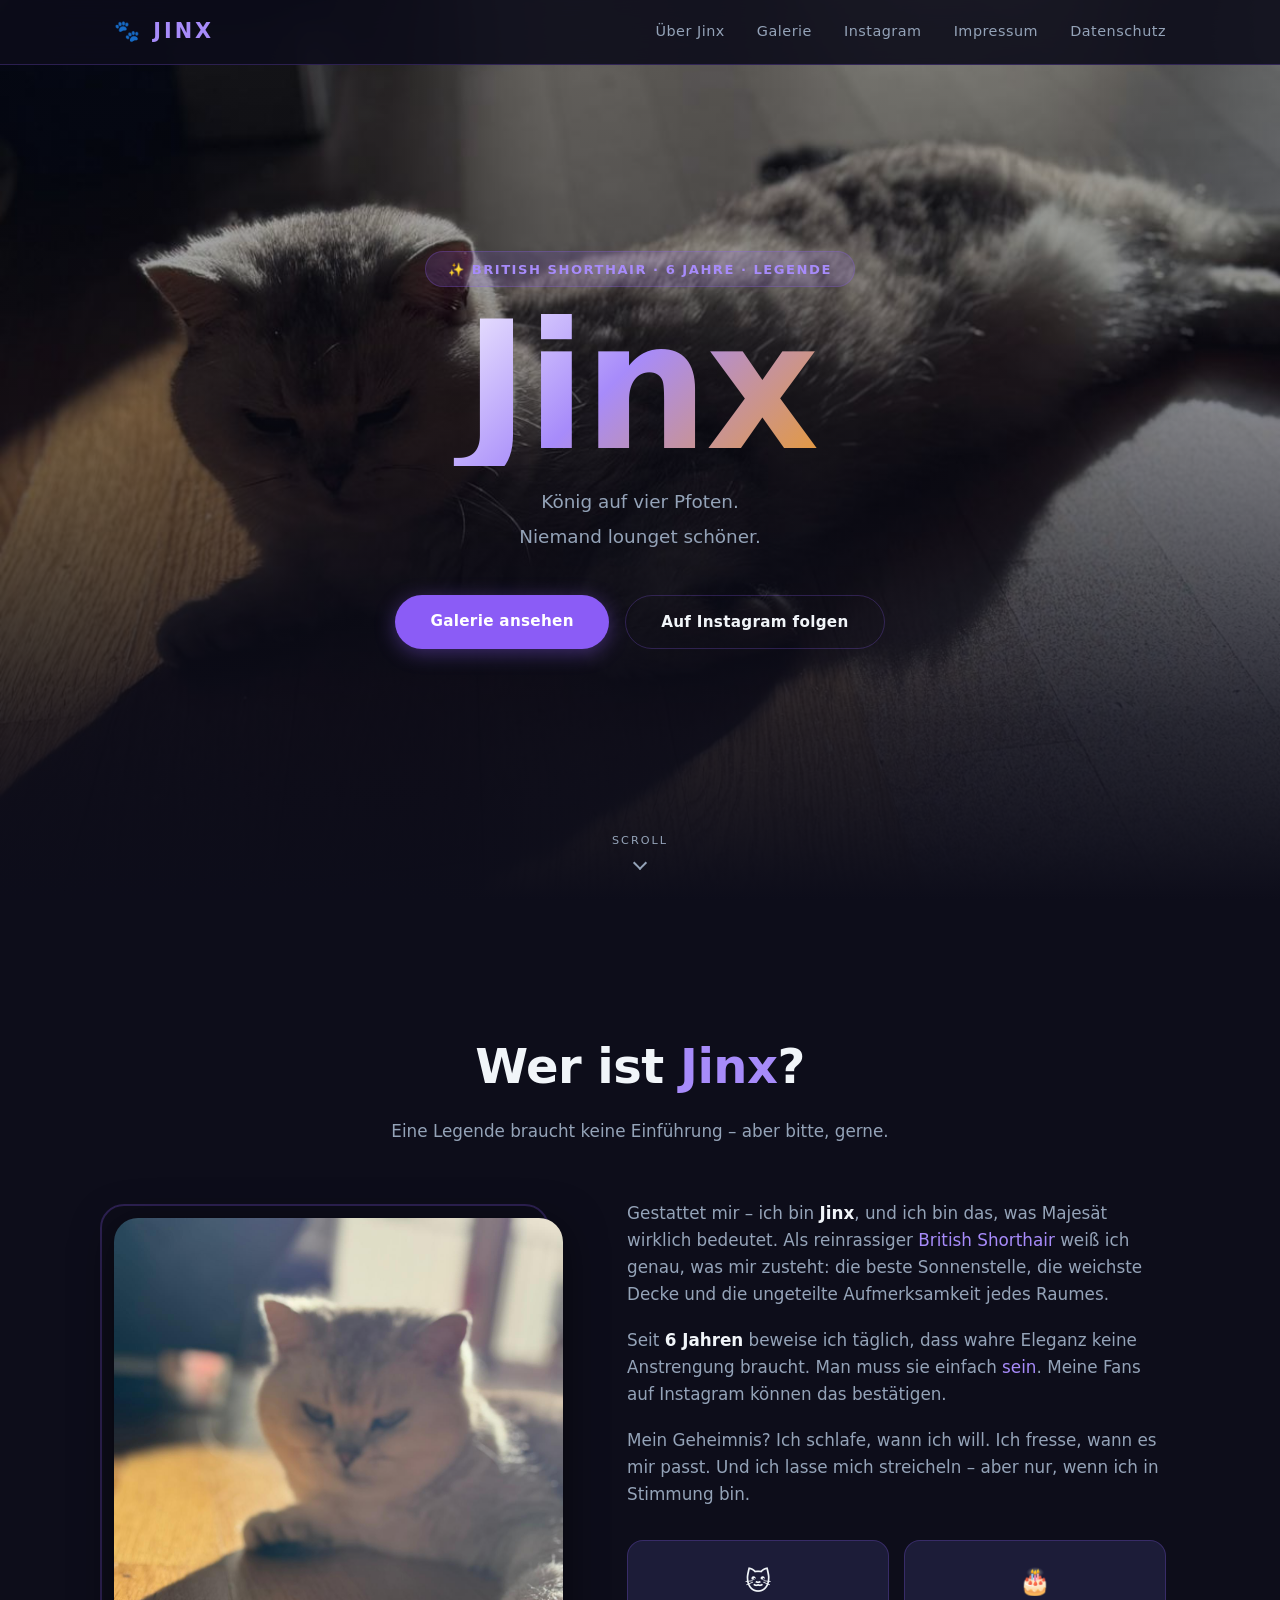
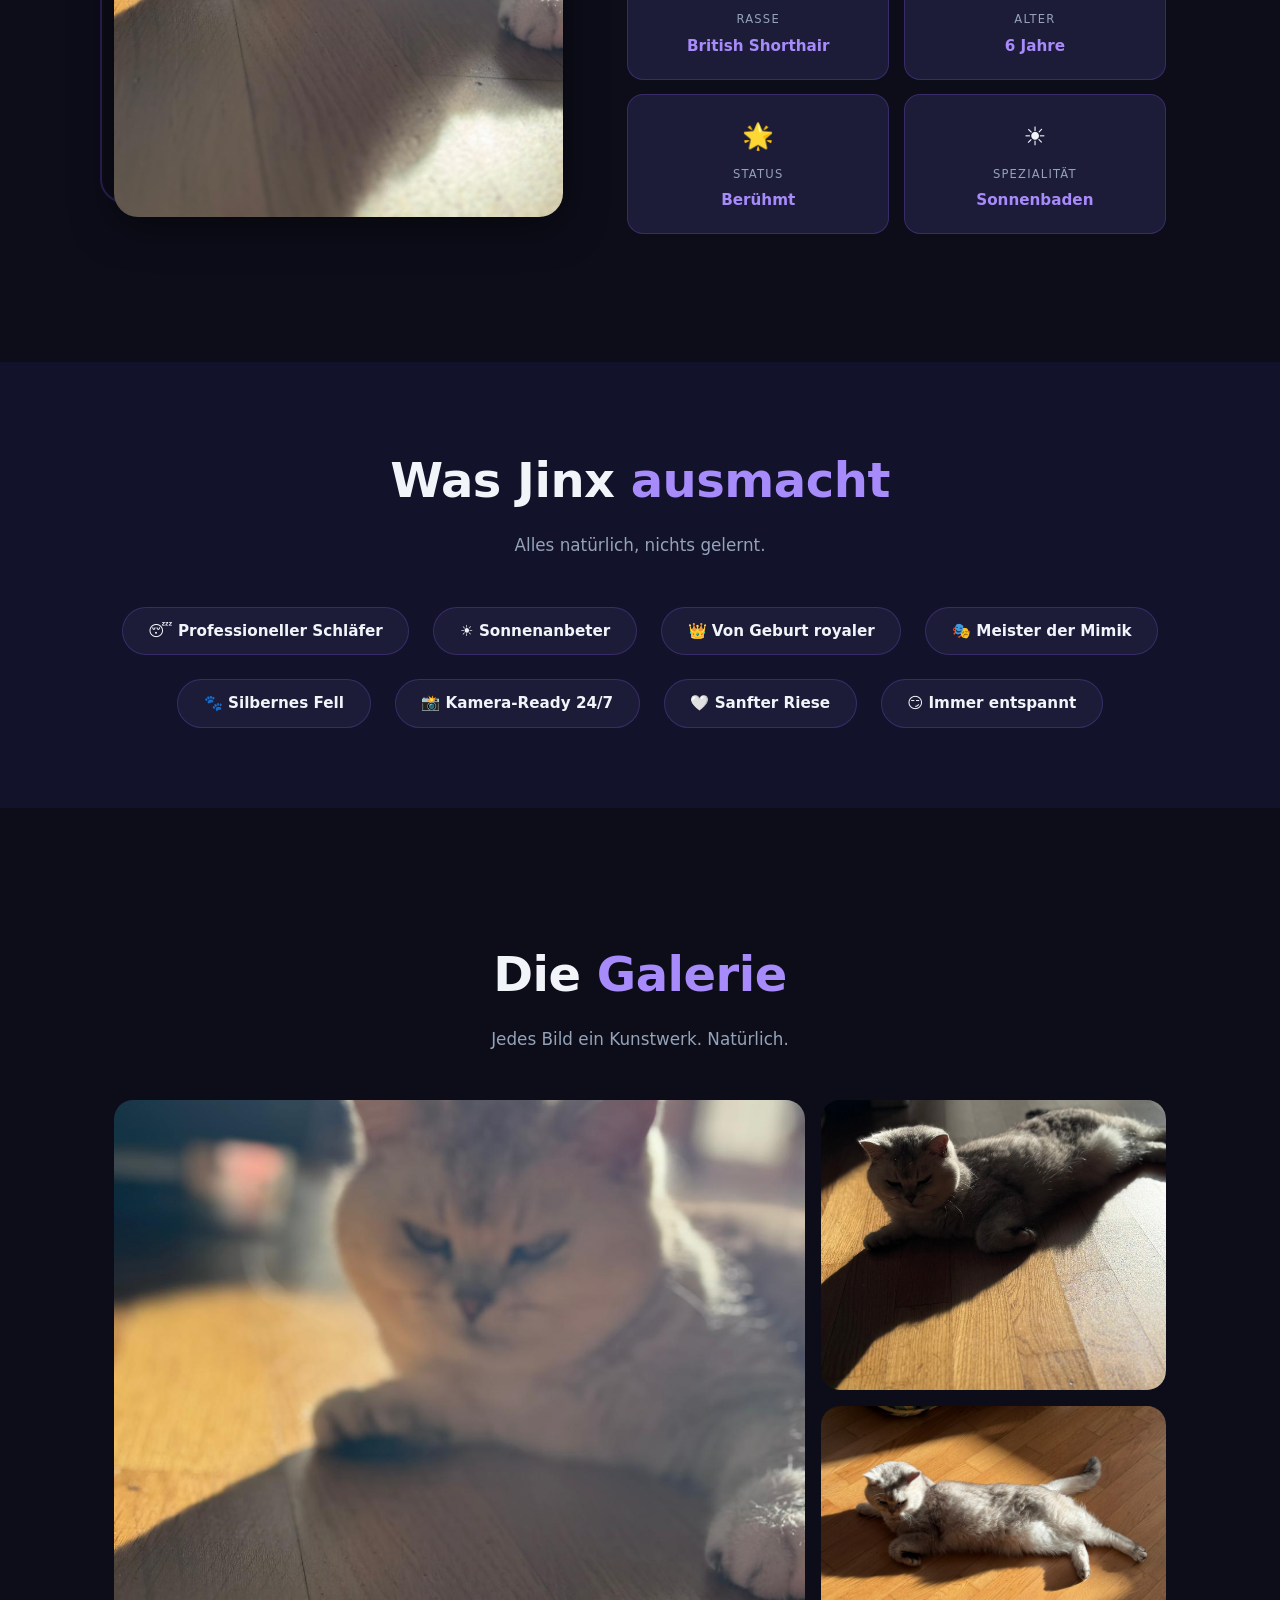
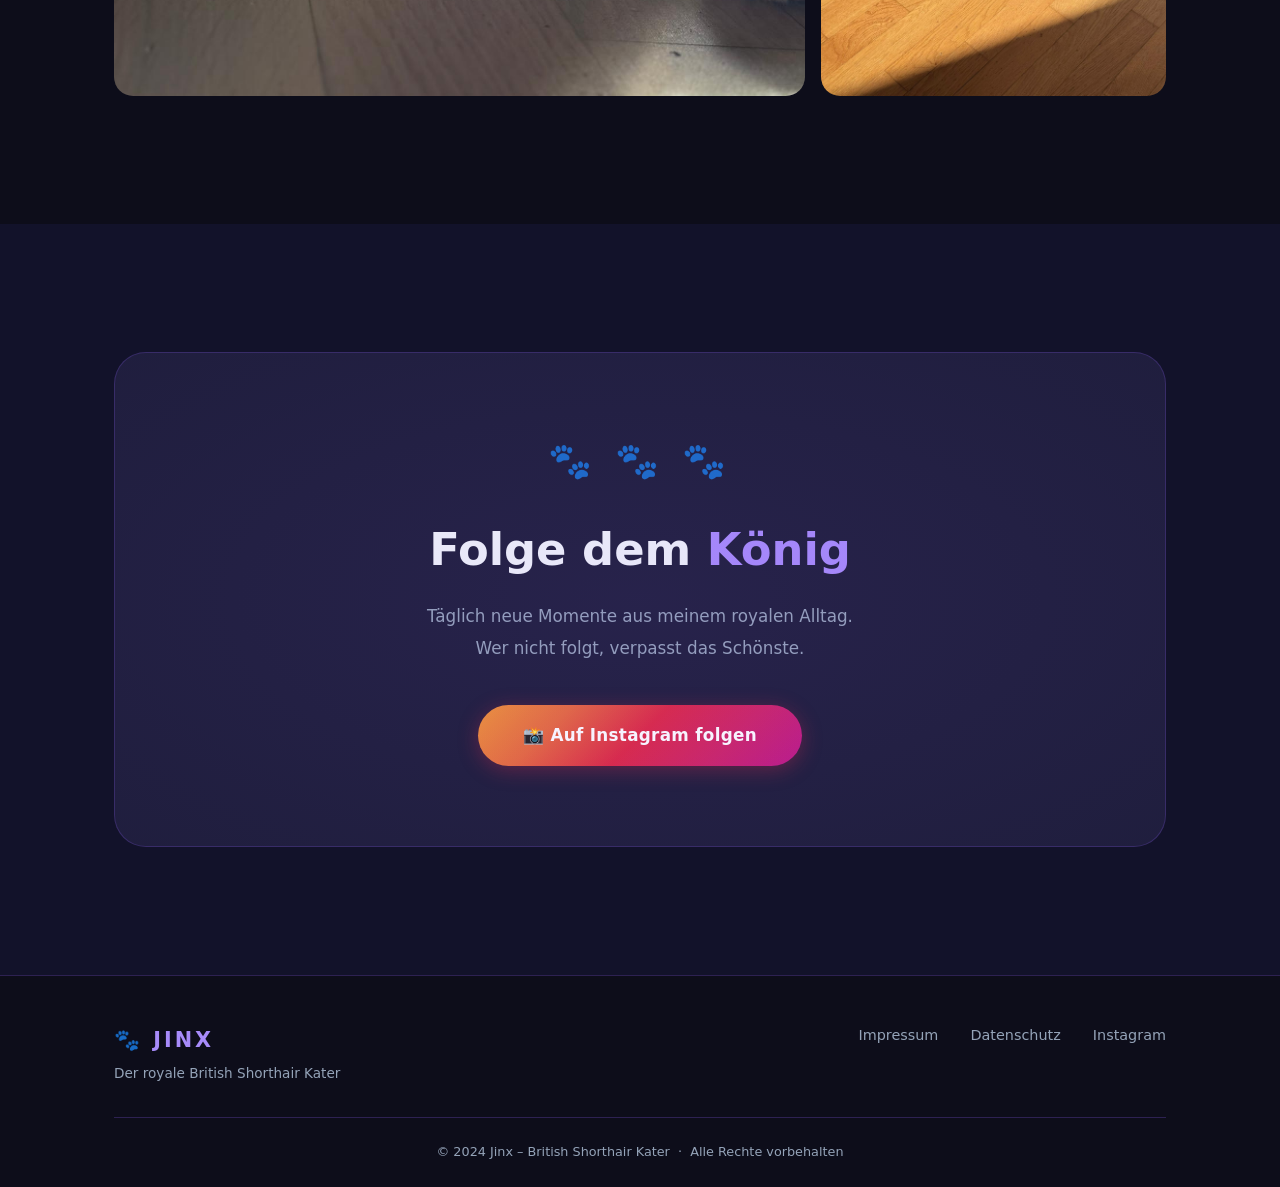
<file: jinx test/index.html>
<!DOCTYPE html>
<html lang="de">
<head>
  <meta charset="UTF-8">
  <meta name="viewport" content="width=device-width, initial-scale=1.0">
  <meta name="description" content="Jinx – der berühmte British Shorthair Kater. 6 Jahre alt, steingrau und royaler als die meisten Menschen. Entdecke seinen majestätischen Alltag.">
  <meta name="keywords" content="Jinx Katze, British Shorthair, Kater, Instagram Katze, Katzenblog, British Shorthair Deutschland">
  <meta name="robots" content="index, follow">
  <meta name="author" content="Jinx – British Shorthair">

  <!-- Open Graph / Instagram Preview -->
  <meta property="og:type" content="website">
  <meta property="og:title" content="Jinx – Der Royale British Shorthair Kater">
  <meta property="og:description" content="Willkommen in der Welt von Jinx. British Shorthair, 6 Jahre, berühmt – und er weiß es.">
  <meta property="og:image" content="2.jpg">
  <meta property="og:locale" content="de_DE">

  <title>Jinx – Der Royale British Shorthair Kater</title>
  <link rel="stylesheet" href="style.css">
</head>
<body>

  <!-- NAVIGATION -->
  <nav class="navbar">
    <div class="nav-container">
      <a href="index.html" class="nav-logo">🐾 Jinx</a>
      <div class="nav-links" id="navLinks">
        <a href="#about">Über Jinx</a>
        <a href="#gallery">Galerie</a>
        <a href="#instagram">Instagram</a>
        <a href="impressum.html">Impressum</a>
        <a href="datenschutz.html">Datenschutz</a>
      </div>
      <button class="nav-toggle" id="navToggle" aria-label="Menü öffnen/schließen">
        <span></span>
        <span></span>
        <span></span>
      </button>
    </div>
  </nav>

  <!-- HERO -->
  <section id="hero">
    <div class="hero-bg">
      <img src="2.jpg" alt="Jinx der British Shorthair Kater liegt entspannt im Sonnenlicht" class="hero-img">
      <div class="hero-overlay"></div>
    </div>
    <div class="hero-content">
      <div class="hero-badge">✨ British Shorthair · 6 Jahre · Legende</div>
      <h1 class="hero-title">Jinx</h1>
      <p class="hero-subtitle">
        König auf vier Pfoten.<br>Niemand lounget schöner.
      </p>
      <div class="hero-buttons">
        <a href="#gallery" class="btn btn-primary">Galerie ansehen</a>
        <a href="#instagram" class="btn btn-secondary">Auf Instagram folgen</a>
      </div>
    </div>
    <div class="hero-scroll">
      <span>Scroll</span>
      <div class="scroll-arrow"></div>
    </div>
  </section>

  <!-- ABOUT -->
  <section id="about">
    <div class="container">
      <h2 class="section-title fade-in">Wer ist <span class="accent">Jinx</span>?</h2>
      <p class="section-subtitle fade-in">Eine Legende braucht keine Einführung – aber bitte, gerne.</p>
      <div class="about-grid">
        <div class="about-photo fade-in">
          <img src="1.jpg" alt="Jinx British Shorthair Kater – Nahaufnahme, döst auf dem Tisch" loading="lazy">
          <div class="about-photo-deco"></div>
        </div>
        <div class="about-content fade-in">
          <p class="about-text">
            Gestattet mir – ich bin <strong>Jinx</strong>, und ich bin das, was Majesät wirklich
            bedeutet. Als reinrassiger <em>British Shorthair</em> weiß ich genau, was mir zusteht:
            die beste Sonnenstelle, die weichste Decke und die ungeteilte Aufmerksamkeit jedes Raumes.
          </p>
          <p class="about-text">
            Seit <strong>6 Jahren</strong> beweise ich täglich, dass wahre Eleganz keine Anstrengung
            braucht. Man muss sie einfach <em>sein</em>. Meine Fans auf Instagram können das bestätigen.
          </p>
          <p class="about-text">
            Mein Geheimnis? Ich schlafe, wann ich will. Ich fresse, wann es mir passt. Und ich lasse
            mich streicheln – aber nur, wenn ich in Stimmung bin.
          </p>
          <div class="stats-grid">
            <div class="stat-card">
              <div class="stat-icon">🐱</div>
              <div class="stat-label">Rasse</div>
              <div class="stat-value">British Shorthair</div>
            </div>
            <div class="stat-card">
              <div class="stat-icon">🎂</div>
              <div class="stat-label">Alter</div>
              <div class="stat-value">6 Jahre</div>
            </div>
            <div class="stat-card">
              <div class="stat-icon">🌟</div>
              <div class="stat-label">Status</div>
              <div class="stat-value">Berühmt</div>
            </div>
            <div class="stat-card">
              <div class="stat-icon">☀️</div>
              <div class="stat-label">Spezialität</div>
              <div class="stat-value">Sonnenbaden</div>
            </div>
          </div>
        </div>
      </div>
    </div>
  </section>

  <!-- PERSONALITY TRAITS -->
  <section id="personality">
    <div class="container">
      <div class="personality-inner">
        <h2 class="section-title fade-in">Was Jinx <span class="accent">ausmacht</span></h2>
        <p class="section-subtitle fade-in">Alles natürlich, nichts gelernt.</p>
      </div>
      <div class="trait-list fade-in">
        <div class="trait">😴 Professioneller Schläfer</div>
        <div class="trait">☀️ Sonnenanbeter</div>
        <div class="trait">👑 Von Geburt royaler</div>
        <div class="trait">🎭 Meister der Mimik</div>
        <div class="trait">🐾 Silbernes Fell</div>
        <div class="trait">📸 Kamera-Ready 24/7</div>
        <div class="trait">🤍 Sanfter Riese</div>
        <div class="trait">😏 Immer entspannt</div>
      </div>
    </div>
  </section>

  <!-- GALLERY -->
  <section id="gallery">
    <div class="container">
      <h2 class="section-title fade-in">Die <span class="accent">Galerie</span></h2>
      <p class="section-subtitle fade-in">Jedes Bild ein Kunstwerk. Natürlich.</p>
      <div class="gallery-grid fade-in">
        <div class="gallery-item gallery-item--featured">
          <img src="1.jpg" alt="Jinx British Shorthair döst auf dem Tisch" loading="lazy">
          <div class="gallery-overlay"><p>The Thinker</p></div>
        </div>
        <div class="gallery-item">
          <img src="2.jpg" alt="Jinx liegt entspannt auf dem Boden im warmen Sonnenlicht" loading="lazy">
          <div class="gallery-overlay"><p>Sun God Mode</p></div>
        </div>
        <div class="gallery-item">
          <img src="3.jpg" alt="Jinx streckt sich vollständig auf dem Boden aus" loading="lazy">
          <div class="gallery-overlay"><p>Maximum Lounge</p></div>
        </div>
      </div>
    </div>
  </section>

  <!-- INSTAGRAM CTA -->
  <section id="instagram">
    <div class="container">
      <div class="instagram-card fade-in">
        <span class="instagram-paws">🐾 🐾 🐾</span>
        <h2>Folge dem <span class="accent">König</span></h2>
        <p>
          Täglich neue Momente aus meinem royalen Alltag.<br>
          Wer nicht folgt, verpasst das Schönste.
        </p>
        <!-- Instagram-Link hier anpassen: href="https://www.instagram.com/DEIN_USERNAME" -->
        <a href="https://www.instagram.com" target="_blank" rel="noopener noreferrer" class="btn btn-instagram">
          📸 Auf Instagram folgen
        </a>
      </div>
    </div>
  </section>

  <!-- FOOTER -->
  <footer>
    <div class="container">
      <div class="footer-content">
        <div class="footer-brand">
          <span class="footer-logo">🐾 Jinx</span>
          <p>Der royale British Shorthair Kater</p>
        </div>
        <div class="footer-links">
          <a href="impressum.html">Impressum</a>
          <a href="datenschutz.html">Datenschutz</a>
          <!-- Instagram-Link hier anpassen -->
          <a href="https://www.instagram.com" target="_blank" rel="noopener noreferrer">Instagram</a>
        </div>
      </div>
      <div class="footer-bottom">
        <p>© 2024 Jinx – British Shorthair Kater &nbsp;·&nbsp; Alle Rechte vorbehalten</p>
      </div>
    </div>
  </footer>

  <script>
    // Mobile Menu Toggle
    const toggle = document.getElementById('navToggle');
    const links = document.getElementById('navLinks');
    toggle.addEventListener('click', () => {
      links.classList.toggle('active');
      toggle.classList.toggle('active');
    });
    links.querySelectorAll('a').forEach(a => {
      a.addEventListener('click', () => {
        links.classList.remove('active');
        toggle.classList.remove('active');
      });
    });

    // Fade-in on scroll
    const observer = new IntersectionObserver((entries) => {
      entries.forEach(entry => {
        if (entry.isIntersecting) {
          entry.target.classList.add('visible');
          observer.unobserve(entry.target);
        }
      });
    }, { threshold: 0.12 });

    document.querySelectorAll('.fade-in').forEach(el => observer.observe(el));
  </script>
</body>
</html>
</file>
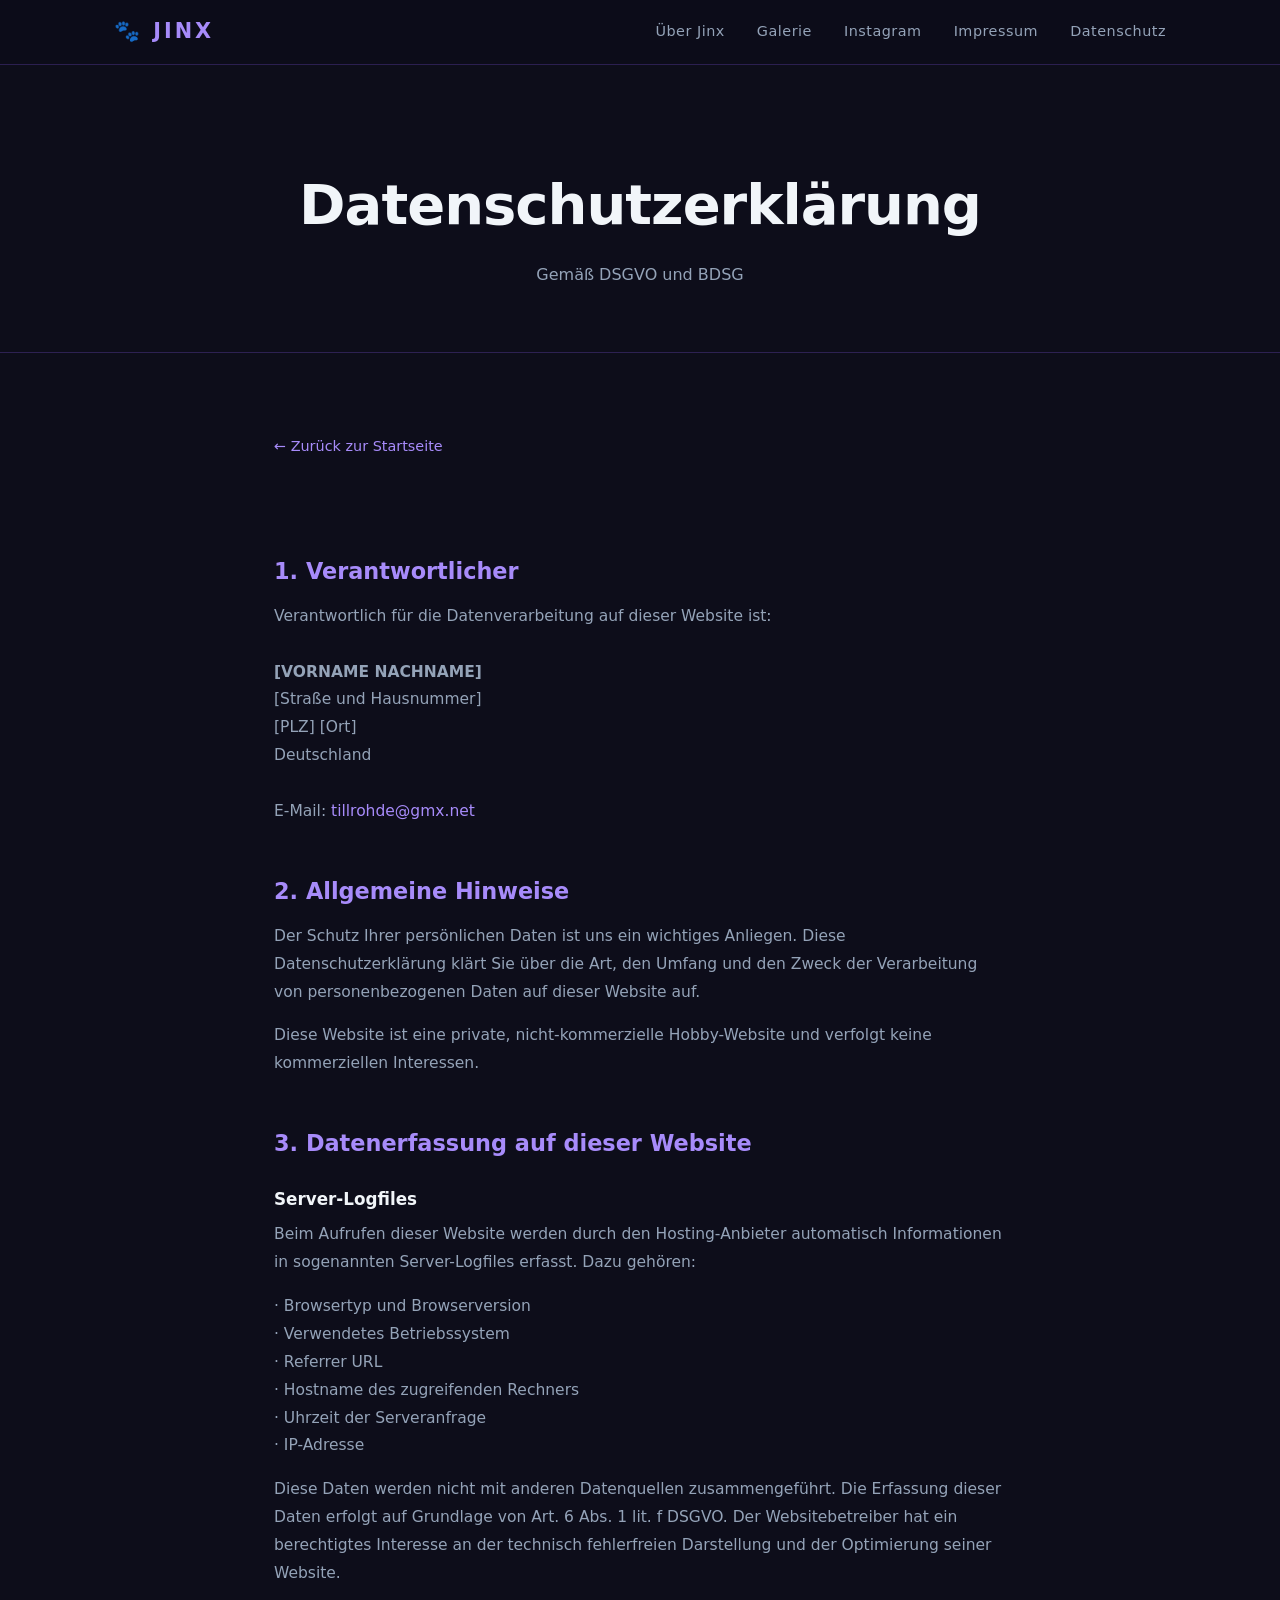
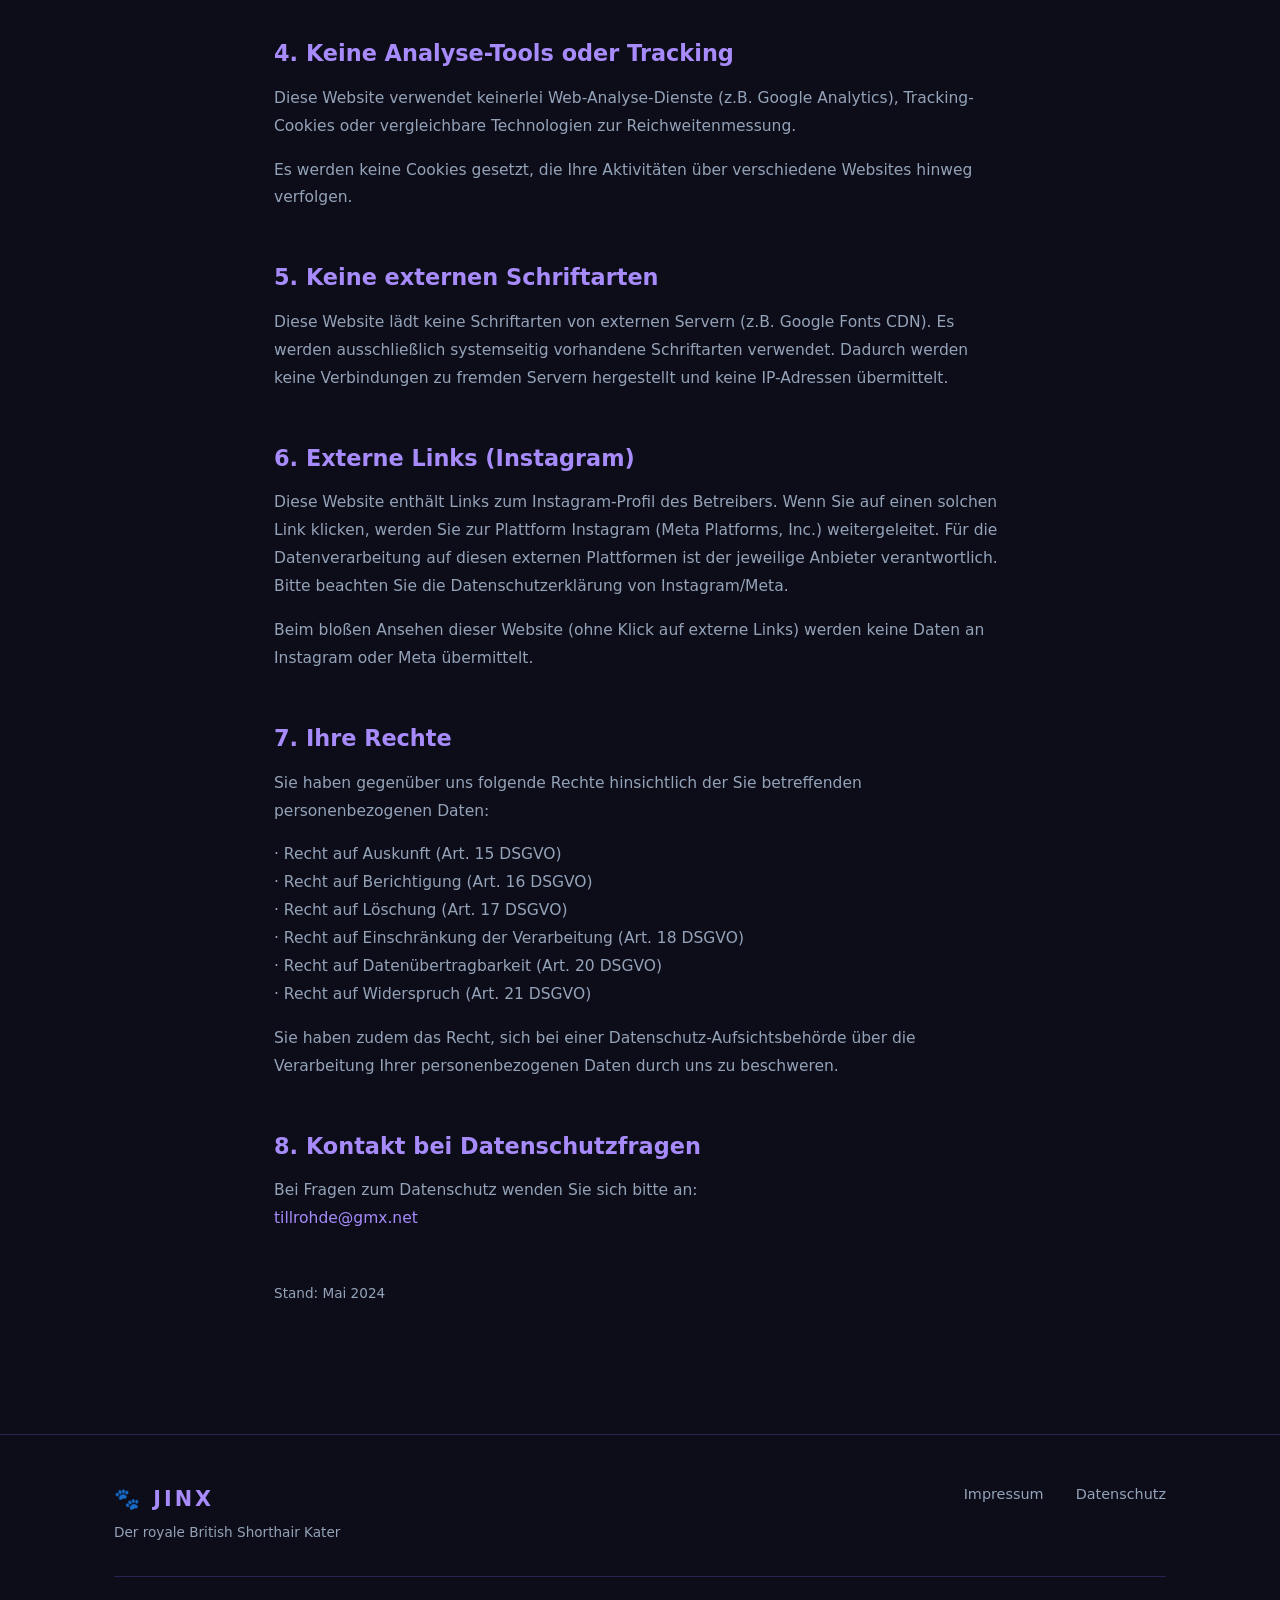
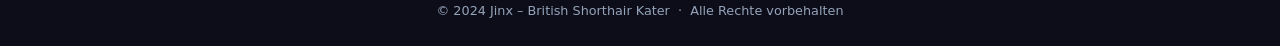
<file: jinx test/datenschutz.html>
<!DOCTYPE html>
<html lang="de">
<head>
  <meta charset="UTF-8">
  <meta name="viewport" content="width=device-width, initial-scale=1.0">
  <meta name="robots" content="noindex, follow">
  <title>Datenschutzerklärung – Jinx der British Shorthair</title>
  <link rel="stylesheet" href="style.css">
</head>
<body>

  <!-- NAVIGATION -->
  <nav class="navbar">
    <div class="nav-container">
      <a href="index.html" class="nav-logo">🐾 Jinx</a>
      <div class="nav-links" id="navLinks">
        <a href="index.html#about">Über Jinx</a>
        <a href="index.html#gallery">Galerie</a>
        <a href="index.html#instagram">Instagram</a>
        <a href="impressum.html">Impressum</a>
        <a href="datenschutz.html">Datenschutz</a>
      </div>
      <button class="nav-toggle" id="navToggle" aria-label="Menü öffnen/schließen">
        <span></span>
        <span></span>
        <span></span>
      </button>
    </div>
  </nav>

  <!-- HERO -->
  <div class="subpage-hero">
    <div class="container">
      <h1>Datenschutz&shy;erklärung</h1>
      <p>Gemäß DSGVO und BDSG</p>
    </div>
  </div>

  <!-- CONTENT -->
  <div class="subpage-content">
    <a href="index.html" class="back-link">← Zurück zur Startseite</a>

    <h2>1. Verantwortlicher</h2>
    <!-- ⚠️ BITTE AUSFÜLLEN -->
    <p>
      Verantwortlich für die Datenverarbeitung auf dieser Website ist:<br><br>
      <strong>[VORNAME NACHNAME]</strong><br>
      [Straße und Hausnummer]<br>
      [PLZ] [Ort]<br>
      Deutschland<br><br>
      E-Mail: <a href="mailto:tillrohde@gmx.net">tillrohde@gmx.net</a>
    </p>

    <h2>2. Allgemeine Hinweise</h2>
    <p>
      Der Schutz Ihrer persönlichen Daten ist uns ein wichtiges Anliegen. Diese Datenschutzerklärung
      klärt Sie über die Art, den Umfang und den Zweck der Verarbeitung von personenbezogenen Daten
      auf dieser Website auf.
    </p>
    <p>
      Diese Website ist eine private, nicht-kommerzielle Hobby-Website und verfolgt keine
      kommerziellen Interessen.
    </p>

    <h2>3. Datenerfassung auf dieser Website</h2>
    <h3>Server-Logfiles</h3>
    <p>
      Beim Aufrufen dieser Website werden durch den Hosting-Anbieter automatisch Informationen
      in sogenannten Server-Logfiles erfasst. Dazu gehören:
    </p>
    <p>
      · Browsertyp und Browserversion<br>
      · Verwendetes Betriebssystem<br>
      · Referrer URL<br>
      · Hostname des zugreifenden Rechners<br>
      · Uhrzeit der Serveranfrage<br>
      · IP-Adresse
    </p>
    <p>
      Diese Daten werden nicht mit anderen Datenquellen zusammengeführt. Die Erfassung dieser
      Daten erfolgt auf Grundlage von Art. 6 Abs. 1 lit. f DSGVO. Der Websitebetreiber hat ein
      berechtigtes Interesse an der technisch fehlerfreien Darstellung und der Optimierung
      seiner Website.
    </p>

    <h2>4. Keine Analyse-Tools oder Tracking</h2>
    <p>
      Diese Website verwendet keinerlei Web-Analyse-Dienste (z.B. Google Analytics), Tracking-
      Cookies oder vergleichbare Technologien zur Reichweitenmessung.
    </p>
    <p>
      Es werden keine Cookies gesetzt, die Ihre Aktivitäten über verschiedene Websites
      hinweg verfolgen.
    </p>

    <h2>5. Keine externen Schriftarten</h2>
    <p>
      Diese Website lädt keine Schriftarten von externen Servern (z.B. Google Fonts CDN).
      Es werden ausschließlich systemseitig vorhandene Schriftarten verwendet. Dadurch werden
      keine Verbindungen zu fremden Servern hergestellt und keine IP-Adressen übermittelt.
    </p>

    <h2>6. Externe Links (Instagram)</h2>
    <p>
      Diese Website enthält Links zum Instagram-Profil des Betreibers. Wenn Sie auf
      einen solchen Link klicken, werden Sie zur Plattform Instagram (Meta Platforms, Inc.)
      weitergeleitet. Für die Datenverarbeitung auf diesen externen Plattformen ist der
      jeweilige Anbieter verantwortlich. Bitte beachten Sie die Datenschutzerklärung von Instagram/Meta.
    </p>
    <p>
      Beim bloßen Ansehen dieser Website (ohne Klick auf externe Links) werden keine Daten an
      Instagram oder Meta übermittelt.
    </p>

    <h2>7. Ihre Rechte</h2>
    <p>
      Sie haben gegenüber uns folgende Rechte hinsichtlich der Sie betreffenden
      personenbezogenen Daten:
    </p>
    <p>
      · Recht auf Auskunft (Art. 15 DSGVO)<br>
      · Recht auf Berichtigung (Art. 16 DSGVO)<br>
      · Recht auf Löschung (Art. 17 DSGVO)<br>
      · Recht auf Einschränkung der Verarbeitung (Art. 18 DSGVO)<br>
      · Recht auf Datenübertragbarkeit (Art. 20 DSGVO)<br>
      · Recht auf Widerspruch (Art. 21 DSGVO)
    </p>
    <p>
      Sie haben zudem das Recht, sich bei einer Datenschutz-Aufsichtsbehörde über die
      Verarbeitung Ihrer personenbezogenen Daten durch uns zu beschweren.
    </p>

    <h2>8. Kontakt bei Datenschutzfragen</h2>
    <p>
      Bei Fragen zum Datenschutz wenden Sie sich bitte an:<br>
      <a href="mailto:tillrohde@gmx.net">tillrohde@gmx.net</a>
    </p>

    <p style="margin-top: 3rem; font-size: 0.85rem; color: var(--text-dim);">
      Stand: Mai 2024
    </p>
  </div>

  <!-- FOOTER -->
  <footer>
    <div class="container">
      <div class="footer-content">
        <div class="footer-brand">
          <span class="footer-logo">🐾 Jinx</span>
          <p>Der royale British Shorthair Kater</p>
        </div>
        <div class="footer-links">
          <a href="impressum.html">Impressum</a>
          <a href="datenschutz.html">Datenschutz</a>
        </div>
      </div>
      <div class="footer-bottom">
        <p>© 2024 Jinx – British Shorthair Kater &nbsp;·&nbsp; Alle Rechte vorbehalten</p>
      </div>
    </div>
  </footer>

  <script>
    const toggle = document.getElementById('navToggle');
    const links = document.getElementById('navLinks');
    toggle.addEventListener('click', () => {
      links.classList.toggle('active');
      toggle.classList.toggle('active');
    });
  </script>
</body>
</html>
</file>
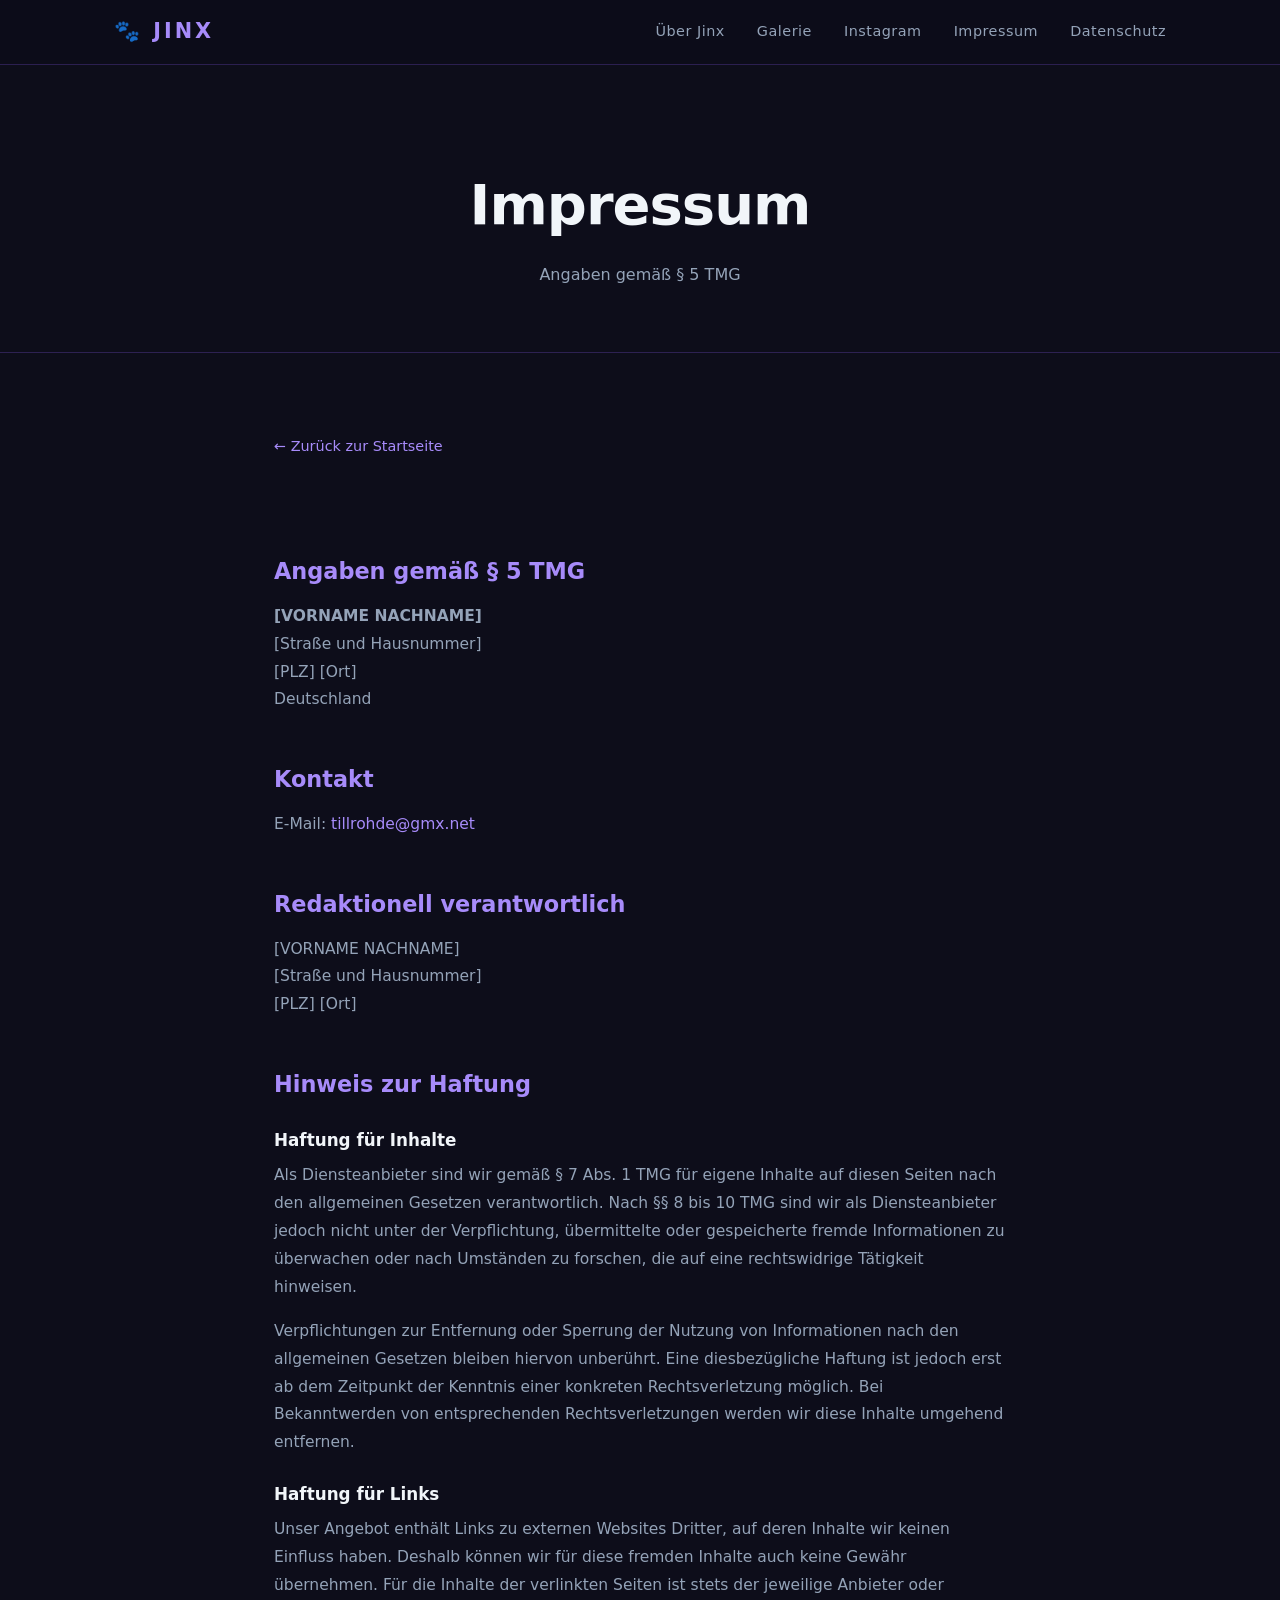
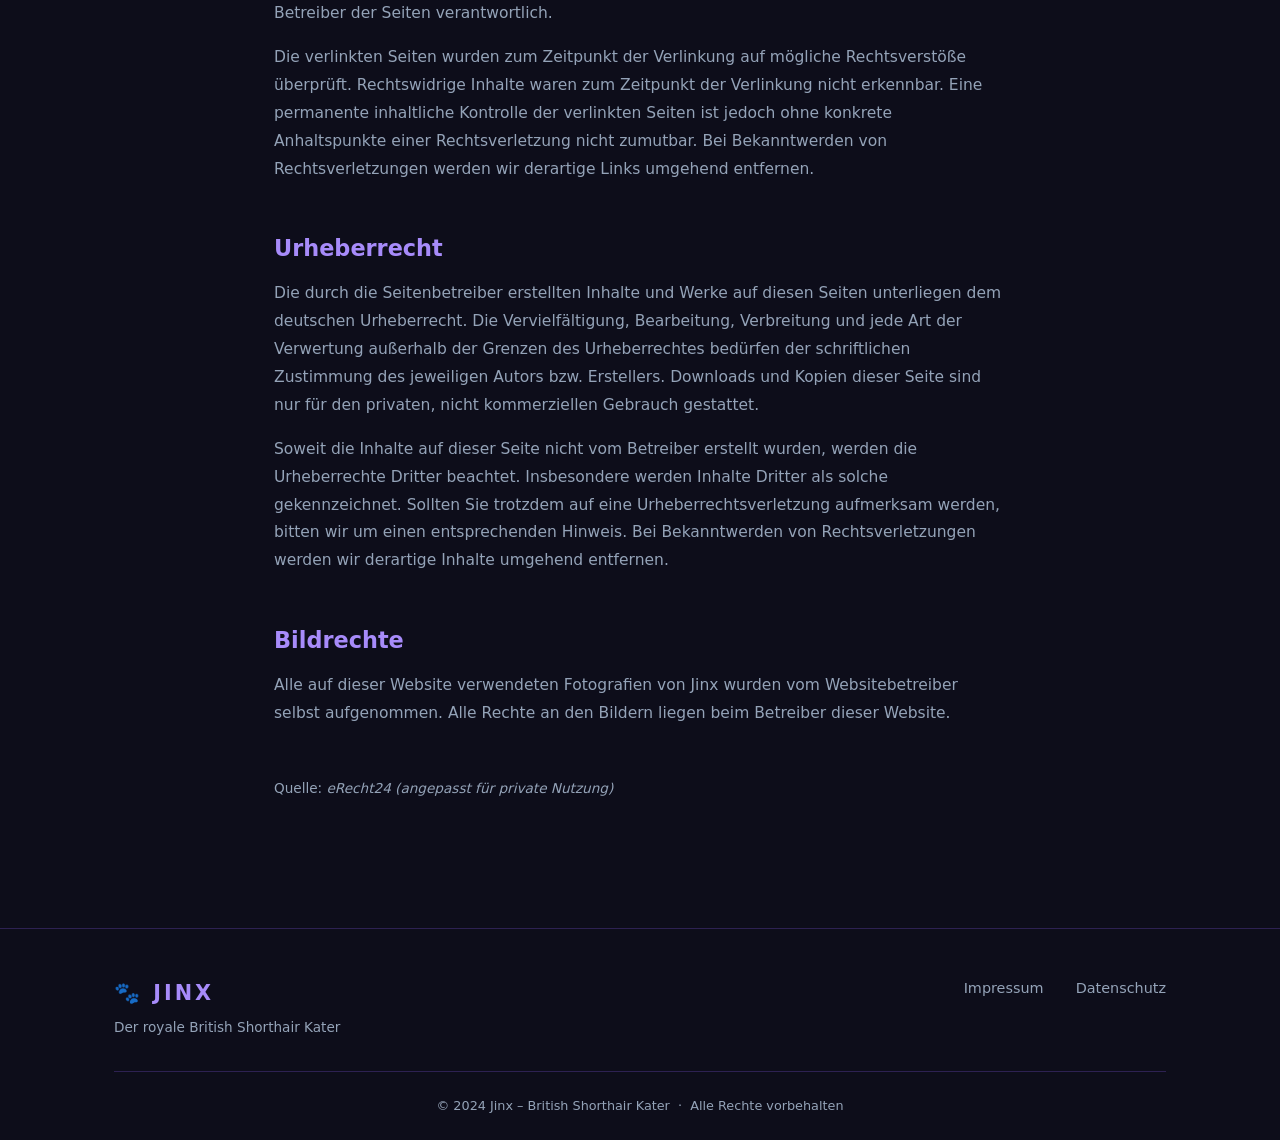
<file: jinx test/impressum.html>
<!DOCTYPE html>
<html lang="de">
<head>
  <meta charset="UTF-8">
  <meta name="viewport" content="width=device-width, initial-scale=1.0">
  <meta name="robots" content="noindex, follow">
  <title>Impressum – Jinx der British Shorthair</title>
  <link rel="stylesheet" href="style.css">
</head>
<body>

  <!-- NAVIGATION -->
  <nav class="navbar">
    <div class="nav-container">
      <a href="index.html" class="nav-logo">🐾 Jinx</a>
      <div class="nav-links" id="navLinks">
        <a href="index.html#about">Über Jinx</a>
        <a href="index.html#gallery">Galerie</a>
        <a href="index.html#instagram">Instagram</a>
        <a href="impressum.html">Impressum</a>
        <a href="datenschutz.html">Datenschutz</a>
      </div>
      <button class="nav-toggle" id="navToggle" aria-label="Menü öffnen/schließen">
        <span></span>
        <span></span>
        <span></span>
      </button>
    </div>
  </nav>

  <!-- HERO -->
  <div class="subpage-hero">
    <div class="container">
      <h1>Impressum</h1>
      <p>Angaben gemäß § 5 TMG</p>
    </div>
  </div>

  <!-- CONTENT -->
  <div class="subpage-content">
    <a href="index.html" class="back-link">← Zurück zur Startseite</a>

    <h2>Angaben gemäß § 5 TMG</h2>

    <!-- ⚠️ BITTE AUSFÜLLEN: Deinen echten Namen und Adresse eintragen -->
    <p>
      <strong>[VORNAME NACHNAME]</strong><br>
      [Straße und Hausnummer]<br>
      [PLZ] [Ort]<br>
      Deutschland
    </p>

    <h2>Kontakt</h2>
    <p>
      E-Mail: <a href="mailto:tillrohde@gmx.net">tillrohde@gmx.net</a>
    </p>

    <h2>Redaktionell verantwortlich</h2>
    <!-- ⚠️ BITTE AUSFÜLLEN -->
    <p>
      [VORNAME NACHNAME]<br>
      [Straße und Hausnummer]<br>
      [PLZ] [Ort]
    </p>

    <h2>Hinweis zur Haftung</h2>
    <h3>Haftung für Inhalte</h3>
    <p>
      Als Diensteanbieter sind wir gemäß § 7 Abs. 1 TMG für eigene Inhalte auf diesen Seiten nach den
      allgemeinen Gesetzen verantwortlich. Nach §§ 8 bis 10 TMG sind wir als Diensteanbieter jedoch
      nicht unter der Verpflichtung, übermittelte oder gespeicherte fremde Informationen zu überwachen
      oder nach Umständen zu forschen, die auf eine rechtswidrige Tätigkeit hinweisen.
    </p>
    <p>
      Verpflichtungen zur Entfernung oder Sperrung der Nutzung von Informationen nach den allgemeinen
      Gesetzen bleiben hiervon unberührt. Eine diesbezügliche Haftung ist jedoch erst ab dem Zeitpunkt
      der Kenntnis einer konkreten Rechtsverletzung möglich. Bei Bekanntwerden von entsprechenden
      Rechtsverletzungen werden wir diese Inhalte umgehend entfernen.
    </p>

    <h3>Haftung für Links</h3>
    <p>
      Unser Angebot enthält Links zu externen Websites Dritter, auf deren Inhalte wir keinen Einfluss
      haben. Deshalb können wir für diese fremden Inhalte auch keine Gewähr übernehmen. Für die Inhalte
      der verlinkten Seiten ist stets der jeweilige Anbieter oder Betreiber der Seiten verantwortlich.
    </p>
    <p>
      Die verlinkten Seiten wurden zum Zeitpunkt der Verlinkung auf mögliche Rechtsverstöße überprüft.
      Rechtswidrige Inhalte waren zum Zeitpunkt der Verlinkung nicht erkennbar. Eine permanente
      inhaltliche Kontrolle der verlinkten Seiten ist jedoch ohne konkrete Anhaltspunkte einer
      Rechtsverletzung nicht zumutbar. Bei Bekanntwerden von Rechtsverletzungen werden wir derartige
      Links umgehend entfernen.
    </p>

    <h2>Urheberrecht</h2>
    <p>
      Die durch die Seitenbetreiber erstellten Inhalte und Werke auf diesen Seiten unterliegen dem
      deutschen Urheberrecht. Die Vervielfältigung, Bearbeitung, Verbreitung und jede Art der
      Verwertung außerhalb der Grenzen des Urheberrechtes bedürfen der schriftlichen Zustimmung
      des jeweiligen Autors bzw. Erstellers. Downloads und Kopien dieser Seite sind nur für den
      privaten, nicht kommerziellen Gebrauch gestattet.
    </p>
    <p>
      Soweit die Inhalte auf dieser Seite nicht vom Betreiber erstellt wurden, werden die
      Urheberrechte Dritter beachtet. Insbesondere werden Inhalte Dritter als solche
      gekennzeichnet. Sollten Sie trotzdem auf eine Urheberrechtsverletzung aufmerksam werden,
      bitten wir um einen entsprechenden Hinweis. Bei Bekanntwerden von Rechtsverletzungen werden
      wir derartige Inhalte umgehend entfernen.
    </p>

    <h2>Bildrechte</h2>
    <p>
      Alle auf dieser Website verwendeten Fotografien von Jinx wurden vom Websitebetreiber selbst
      aufgenommen. Alle Rechte an den Bildern liegen beim Betreiber dieser Website.
    </p>

    <p style="margin-top: 3rem; font-size: 0.85rem; color: var(--text-dim);">
      Quelle: <em>eRecht24 (angepasst für private Nutzung)</em>
    </p>
  </div>

  <!-- FOOTER -->
  <footer>
    <div class="container">
      <div class="footer-content">
        <div class="footer-brand">
          <span class="footer-logo">🐾 Jinx</span>
          <p>Der royale British Shorthair Kater</p>
        </div>
        <div class="footer-links">
          <a href="impressum.html">Impressum</a>
          <a href="datenschutz.html">Datenschutz</a>
        </div>
      </div>
      <div class="footer-bottom">
        <p>© 2024 Jinx – British Shorthair Kater &nbsp;·&nbsp; Alle Rechte vorbehalten</p>
      </div>
    </div>
  </footer>

  <script>
    const toggle = document.getElementById('navToggle');
    const links = document.getElementById('navLinks');
    toggle.addEventListener('click', () => {
      links.classList.toggle('active');
      toggle.classList.toggle('active');
    });
  </script>
</body>
</html>
</file>
<file: jinx test/style.css>
/* ========================================
   JINX – Royal British Shorthair Website
   ======================================== */

*, *::before, *::after {
  box-sizing: border-box;
  margin: 0;
  padding: 0;
}

:root {
  --bg: #0d0d1a;
  --bg2: #12122a;
  --bg3: #1c1c38;
  --accent: #8b5cf6;
  --accent-light: #a78bfa;
  --accent-dim: rgba(139,92,246,0.15);
  --gold: #f59e0b;
  --gold-light: #fbbf24;
  --text: #f1f5f9;
  --text-dim: #94a3b8;
  --border: rgba(139,92,246,0.25);
  --radius: 16px;
  --shadow: 0 8px 40px rgba(0,0,0,0.5);
}

html {
  scroll-behavior: smooth;
}

body {
  background: var(--bg);
  color: var(--text);
  font-family: -apple-system, BlinkMacSystemFont, 'Segoe UI', system-ui, sans-serif;
  line-height: 1.6;
  overflow-x: hidden;
}

.container {
  max-width: 1100px;
  margin: 0 auto;
  padding: 0 1.5rem;
}

/* ---- NAVBAR ---- */
.navbar {
  position: fixed;
  top: 0; left: 0; right: 0;
  z-index: 1000;
  background: rgba(13,13,26,0.9);
  backdrop-filter: blur(20px);
  -webkit-backdrop-filter: blur(20px);
  border-bottom: 1px solid var(--border);
}

.nav-container {
  max-width: 1100px;
  margin: 0 auto;
  padding: 0 1.5rem;
  height: 64px;
  display: flex;
  align-items: center;
  justify-content: space-between;
}

.nav-logo {
  font-size: 1.3rem;
  font-weight: 900;
  color: var(--accent-light);
  text-decoration: none;
  letter-spacing: 3px;
  text-transform: uppercase;
}

.nav-links {
  display: flex;
  gap: 2rem;
  align-items: center;
}

.nav-links a {
  color: var(--text-dim);
  text-decoration: none;
  font-size: 0.9rem;
  font-weight: 500;
  letter-spacing: 0.5px;
  transition: color 0.2s;
}

.nav-links a:hover { color: var(--accent-light); }

.nav-toggle {
  display: none;
  flex-direction: column;
  gap: 5px;
  background: none;
  border: none;
  cursor: pointer;
  padding: 4px;
}

.nav-toggle span {
  display: block;
  width: 24px;
  height: 2px;
  background: var(--text);
  border-radius: 2px;
  transition: all 0.3s;
}

.nav-toggle.active span:nth-child(1) { transform: rotate(45deg) translate(5px,5px); }
.nav-toggle.active span:nth-child(2) { opacity: 0; }
.nav-toggle.active span:nth-child(3) { transform: rotate(-45deg) translate(5px,-5px); }

/* ---- HERO ---- */
#hero {
  position: relative;
  height: 100vh;
  min-height: 620px;
  display: flex;
  align-items: center;
  justify-content: center;
  overflow: hidden;
}

.hero-bg {
  position: absolute;
  inset: 0;
}

.hero-img {
  width: 100%;
  height: 100%;
  object-fit: cover;
  object-position: center 25%;
}

.hero-overlay {
  position: absolute;
  inset: 0;
  background: linear-gradient(
    to bottom,
    rgba(13,13,26,0.25) 0%,
    rgba(13,13,26,0.45) 40%,
    rgba(13,13,26,0.88) 80%,
    rgba(13,13,26,1) 100%
  );
}

.hero-content {
  position: relative;
  z-index: 1;
  text-align: center;
  padding: 0 1.5rem;
  max-width: 750px;
}

.hero-badge {
  display: inline-block;
  background: var(--accent-dim);
  border: 1px solid var(--border);
  color: var(--accent-light);
  padding: 0.4rem 1.4rem;
  border-radius: 50px;
  font-size: 0.82rem;
  font-weight: 600;
  letter-spacing: 1.5px;
  text-transform: uppercase;
  margin-bottom: 1.5rem;
}

.hero-title {
  font-size: clamp(5.5rem, 18vw, 11rem);
  font-weight: 900;
  line-height: 0.88;
  letter-spacing: -3px;
  background: linear-gradient(135deg, #fff 0%, var(--accent-light) 45%, var(--gold) 100%);
  -webkit-background-clip: text;
  -webkit-text-fill-color: transparent;
  background-clip: text;
  margin-bottom: 1.2rem;
}

.hero-subtitle {
  font-size: 1.15rem;
  color: var(--text-dim);
  margin-bottom: 2.5rem;
  line-height: 1.9;
}

.hero-buttons {
  display: flex;
  gap: 1rem;
  justify-content: center;
  flex-wrap: wrap;
}

.hero-scroll {
  position: absolute;
  bottom: 2rem;
  left: 50%;
  transform: translateX(-50%);
  display: flex;
  flex-direction: column;
  align-items: center;
  gap: 0.5rem;
  color: var(--text-dim);
  font-size: 0.7rem;
  letter-spacing: 2px;
  text-transform: uppercase;
  animation: scrollBounce 2.5s ease-in-out infinite;
}

.scroll-arrow {
  width: 10px;
  height: 10px;
  border-right: 2px solid var(--text-dim);
  border-bottom: 2px solid var(--text-dim);
  transform: rotate(45deg);
}

@keyframes scrollBounce {
  0%, 100% { transform: translateX(-50%) translateY(0); opacity: 0.6; }
  50% { transform: translateX(-50%) translateY(8px); opacity: 1; }
}

/* ---- BUTTONS ---- */
.btn {
  display: inline-block;
  padding: 0.85rem 2.2rem;
  border-radius: 50px;
  font-size: 0.95rem;
  font-weight: 700;
  text-decoration: none;
  transition: all 0.25s;
  cursor: pointer;
  border: none;
  letter-spacing: 0.3px;
}

.btn-primary {
  background: var(--accent);
  color: #fff;
  box-shadow: 0 4px 20px rgba(139,92,246,0.4);
}

.btn-primary:hover {
  background: var(--accent-light);
  transform: translateY(-2px);
  box-shadow: 0 8px 30px rgba(139,92,246,0.55);
}

.btn-secondary {
  background: transparent;
  color: var(--text);
  border: 1px solid var(--border);
}

.btn-secondary:hover {
  border-color: var(--accent);
  color: var(--accent-light);
  transform: translateY(-2px);
}

.btn-instagram {
  background: linear-gradient(135deg, #f09433 0%, #e6683c 25%, #dc2743 50%, #cc2366 75%, #bc1888 100%);
  color: #fff;
  padding: 1.05rem 2.8rem;
  font-size: 1.05rem;
  box-shadow: 0 4px 20px rgba(220,39,67,0.35);
}

.btn-instagram:hover {
  transform: translateY(-3px);
  box-shadow: 0 10px 35px rgba(220,39,67,0.5);
}

/* ---- SECTION TITLES ---- */
.section-title {
  font-size: clamp(2rem, 5vw, 3rem);
  font-weight: 800;
  text-align: center;
  margin-bottom: 0.8rem;
  letter-spacing: -0.5px;
}

.section-subtitle {
  text-align: center;
  color: var(--text-dim);
  margin-bottom: 3rem;
  font-size: 1.05rem;
}

.accent { color: var(--accent-light); }

/* ---- ABOUT ---- */
#about {
  padding: 8rem 0;
}

.about-grid {
  display: grid;
  grid-template-columns: 1fr 1.2fr;
  gap: 4rem;
  align-items: center;
  margin-top: 3.5rem;
}

.about-photo {
  position: relative;
}

.about-photo img {
  width: 100%;
  border-radius: calc(var(--radius) * 1.5);
  box-shadow: var(--shadow);
  display: block;
}

.about-photo-deco {
  position: absolute;
  top: -14px;
  left: -14px;
  right: 14px;
  bottom: 14px;
  border: 2px solid var(--border);
  border-radius: calc(var(--radius) * 1.5);
  z-index: -1;
}

.about-text {
  color: var(--text-dim);
  margin-bottom: 1.2rem;
  font-size: 1.05rem;
}

.about-text strong { color: var(--text); }
.about-text em { color: var(--accent-light); font-style: normal; }

.stats-grid {
  display: grid;
  grid-template-columns: 1fr 1fr;
  gap: 0.9rem;
  margin-top: 2rem;
}

.stat-card {
  background: var(--bg3);
  border: 1px solid var(--border);
  border-radius: var(--radius);
  padding: 1.3rem 1rem;
  text-align: center;
  transition: border-color 0.25s, transform 0.25s;
}

.stat-card:hover {
  border-color: var(--accent);
  transform: translateY(-3px);
}

.stat-icon { font-size: 1.6rem; margin-bottom: 0.5rem; }

.stat-label {
  font-size: 0.72rem;
  color: var(--text-dim);
  text-transform: uppercase;
  letter-spacing: 1.2px;
  margin-bottom: 0.3rem;
}

.stat-value {
  font-size: 0.95rem;
  font-weight: 700;
  color: var(--accent-light);
}

/* ---- PERSONALITY ---- */
#personality {
  padding: 5rem 0;
  background: var(--bg2);
  overflow: hidden;
}

.personality-inner {
  text-align: center;
  margin-bottom: 3rem;
}

.trait-list {
  display: flex;
  gap: 1.5rem;
  flex-wrap: wrap;
  justify-content: center;
}

.trait {
  background: var(--bg3);
  border: 1px solid var(--border);
  border-radius: 50px;
  padding: 0.7rem 1.6rem;
  font-size: 0.95rem;
  font-weight: 600;
  display: flex;
  align-items: center;
  gap: 0.5rem;
  transition: border-color 0.2s, transform 0.2s;
}

.trait:hover {
  border-color: var(--accent);
  transform: translateY(-2px);
}

/* ---- GALLERY ---- */
#gallery {
  padding: 8rem 0;
}

.gallery-grid {
  display: grid;
  grid-template-columns: 2fr 1fr;
  grid-template-rows: 290px 290px;
  gap: 1rem;
}

.gallery-item {
  position: relative;
  border-radius: calc(var(--radius) * 1.2);
  overflow: hidden;
  cursor: pointer;
}

.gallery-item--featured { grid-row: span 2; }

.gallery-item img {
  width: 100%;
  height: 100%;
  object-fit: cover;
  display: block;
  transition: transform 0.6s ease;
}

.gallery-item:hover img { transform: scale(1.06); }

.gallery-overlay {
  position: absolute;
  inset: 0;
  background: linear-gradient(to top, rgba(13,13,26,0.85) 0%, transparent 55%);
  display: flex;
  align-items: flex-end;
  padding: 1.5rem;
  opacity: 0;
  transition: opacity 0.35s;
}

.gallery-item:hover .gallery-overlay { opacity: 1; }

.gallery-overlay p {
  font-weight: 700;
  font-size: 1rem;
  letter-spacing: 1.5px;
  text-transform: uppercase;
  color: var(--gold-light);
}

/* ---- INSTAGRAM CTA ---- */
#instagram {
  padding: 8rem 0;
  background: var(--bg2);
}

.instagram-card {
  background: var(--bg3);
  border: 1px solid var(--border);
  border-radius: calc(var(--radius) * 2);
  padding: 5rem 2rem;
  text-align: center;
  position: relative;
  overflow: hidden;
}

.instagram-card::before {
  content: '';
  position: absolute;
  top: -60%;
  left: -60%;
  width: 220%;
  height: 220%;
  background: radial-gradient(ellipse at center, rgba(139,92,246,0.1) 0%, transparent 65%);
  pointer-events: none;
}

.instagram-paws {
  font-size: 2.2rem;
  margin-bottom: 1.5rem;
  letter-spacing: 6px;
  display: block;
}

.instagram-card h2 {
  font-size: clamp(1.8rem, 4vw, 2.8rem);
  font-weight: 800;
  margin-bottom: 1rem;
}

.instagram-card p {
  color: var(--text-dim);
  font-size: 1.05rem;
  margin-bottom: 2.5rem;
  line-height: 1.9;
}

/* ---- FOOTER ---- */
footer {
  background: var(--bg);
  border-top: 1px solid var(--border);
  padding: 3rem 0 1.5rem;
}

.footer-content {
  display: flex;
  justify-content: space-between;
  align-items: flex-start;
  margin-bottom: 2rem;
  flex-wrap: wrap;
  gap: 1.5rem;
}

.footer-logo {
  font-size: 1.3rem;
  font-weight: 900;
  color: var(--accent-light);
  letter-spacing: 3px;
  text-transform: uppercase;
  display: block;
  margin-bottom: 0.4rem;
}

.footer-brand p {
  color: var(--text-dim);
  font-size: 0.85rem;
}

.footer-links {
  display: flex;
  gap: 2rem;
  align-items: center;
}

.footer-links a {
  color: var(--text-dim);
  text-decoration: none;
  font-size: 0.9rem;
  transition: color 0.2s;
}

.footer-links a:hover { color: var(--accent-light); }

.footer-bottom {
  border-top: 1px solid var(--border);
  padding-top: 1.5rem;
  text-align: center;
  color: var(--text-dim);
  font-size: 0.8rem;
}

/* ---- FADE-IN ANIMATION ---- */
.fade-in {
  opacity: 0;
  transform: translateY(30px);
  transition: opacity 0.7s ease, transform 0.7s ease;
}

.fade-in.visible {
  opacity: 1;
  transform: translateY(0);
}

/* ---- SUBPAGES (Impressum / Datenschutz) ---- */
.subpage-hero {
  padding: 10rem 0 4rem;
  text-align: center;
  border-bottom: 1px solid var(--border);
}

.subpage-hero h1 {
  font-size: clamp(2rem, 5vw, 3.5rem);
  font-weight: 900;
  letter-spacing: -1px;
}

.subpage-hero p {
  color: var(--text-dim);
  margin-top: 0.8rem;
}

.subpage-content {
  max-width: 780px;
  margin: 0 auto;
  padding: 5rem 1.5rem 7rem;
}

.subpage-content h2 {
  font-size: 1.4rem;
  font-weight: 700;
  color: var(--accent-light);
  margin-top: 3rem;
  margin-bottom: 0.8rem;
}

.subpage-content h3 {
  font-size: 1.05rem;
  font-weight: 600;
  margin-top: 1.5rem;
  margin-bottom: 0.5rem;
}

.subpage-content p {
  color: var(--text-dim);
  font-size: 0.97rem;
  margin-bottom: 1rem;
  line-height: 1.8;
}

.subpage-content a {
  color: var(--accent-light);
  text-decoration: none;
}

.subpage-content a:hover { text-decoration: underline; }

.back-link {
  display: inline-flex;
  align-items: center;
  gap: 0.5rem;
  color: var(--text-dim);
  text-decoration: none;
  font-size: 0.9rem;
  margin-bottom: 3rem;
  transition: color 0.2s;
}

.back-link:hover { color: var(--accent-light); }

/* ---- RESPONSIVE ---- */
@media (max-width: 768px) {
  .nav-links {
    display: none;
    position: fixed;
    top: 64px; left: 0; right: 0;
    background: rgba(13,13,26,0.98);
    border-bottom: 1px solid var(--border);
    flex-direction: column;
    padding: 2rem 1.5rem;
    gap: 1.5rem;
    text-align: center;
    backdrop-filter: blur(20px);
  }

  .nav-links.active { display: flex; }
  .nav-toggle { display: flex; }

  .about-grid {
    grid-template-columns: 1fr;
    gap: 2rem;
  }

  .gallery-grid {
    grid-template-columns: 1fr;
    grid-template-rows: auto;
  }

  .gallery-item { height: 260px; }
  .gallery-item--featured { grid-row: auto; height: 320px; }
  .gallery-overlay { opacity: 1; }

  .footer-content {
    flex-direction: column;
    align-items: flex-start;
  }

  .instagram-card { padding: 3rem 1.5rem; }
}

@media (max-width: 480px) {
  .hero-buttons { flex-direction: column; align-items: center; }
  .stats-grid { grid-template-columns: 1fr 1fr; }
}
</file>
